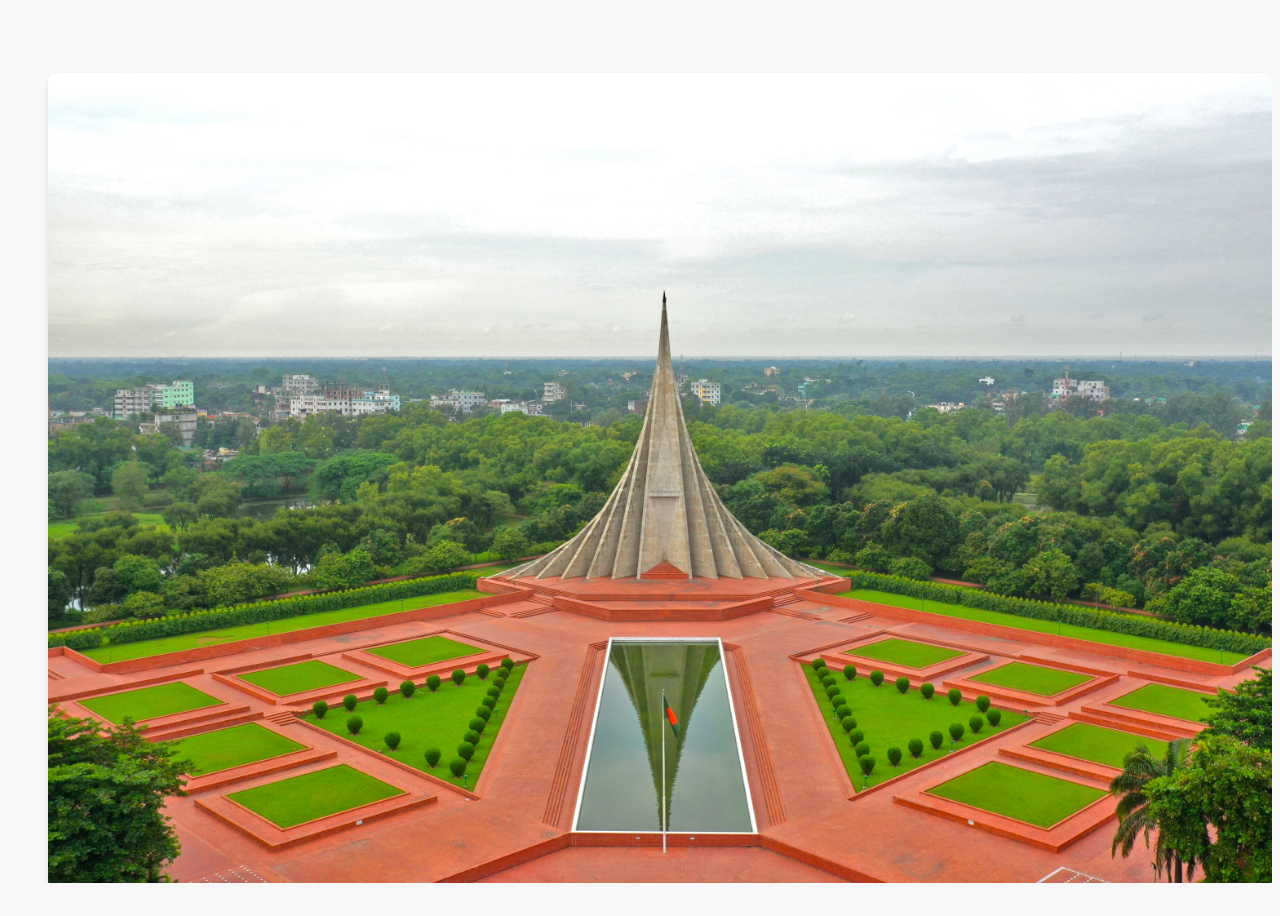
<file: Bangladesh Beautiful Places/index.html>
<!DOCTYPE html>
<html lang="en">
<head>
  <meta charset="UTF-8">
  <meta name="viewport" content="width=device-width, initial-scale=1.0">
  <title>Image and Description Page</title>
  <link rel="stylesheet" href="styles.css">
</head>
<body>
  <div class="container">
    <div>
    <img src="BD_Images/image-1.jpg" alt="img_1">
    <h1>国立殉職者記念碑</h1>
    <p>国立殉職者記念碑Jatiyo Sriti Shoudho はバングラデシュのサバーにあります。
      1971年の独立戦争で命をささげた英雄たちをたたえるために建てられました。
      高い塔は自由と勇気の象徴で、たくさんの人が訪れます。</p>
    </div>
    <div>
        <img src="BD_Images/image-2.png" alt="img_2">
        <h1>ラルバグ要塞</h1>
        <p>
          ラルバグ要塞(Lalbagh Fort)はバングラデシュのダッカにある歴史的な要塞(ようさい)です。
          17世紀にムガル帝国によって建設が始まりました。
          庭園、美しいモスク、そして博物館があり、多くの観光客を引きつけます。</p>
    </div>
    <div>
        <img src="BD_Images/image-3.jpg" alt="img_3">
        <h1>コックスバザール</h1>
        <p>コックスバザール（Cox's Bazar）はバングラデシュ南部にある世界最長の自然海岸です。
          美しい砂浜が120キロメートル続き、観光地として有名です。
          夕日の景色が特に人気で、多くの人が訪れます。</p>
    </div>
    <div>
        <img src="BD_Images/image-4.jpg" alt="img_4">
        <h1>ジャフロン</h1>
        <p>ジャフロンはバングラデシュの北東にある美しい場所です。
          山や緑の景色、茶畑が広がっています。
          ダウキ川やジャフロンの滝も見どころで、カシ族の文化も感じられます</p>
    </div>
    <div>
        <img src="BD_Images/image-5.jpg" alt="img_5">
        <h1>マトンビリヤニ</h1>
        <p>マトンビリヤニはバングラデシュの特別なごちそうです。
          柔らかい羊肉とスパイス、ご飯を一緒に炊き込みます。
          香りが豊かでお祝いの席で人気があります。</p>
    </div>
    <div>
        <img src="BD_Images/image-6.png" alt="img_6">
        <h1>ヒルシャ魚</h1>
        <p>バングラデシュのイリッシュ魚（ヒルシャ魚）は国の伝統的な食べ物です。特にモンスーンの季節に川でたくさん獲れ、とても美味しいです。
          イリッシュは骨が多いですが、脂がのっていて柔らかいのが特徴です。
          カレー、蒸し料理、そしてマスタードソースで調理されることが多いです。</p>
    </div>
  </div>
</body>
</html>
</file>
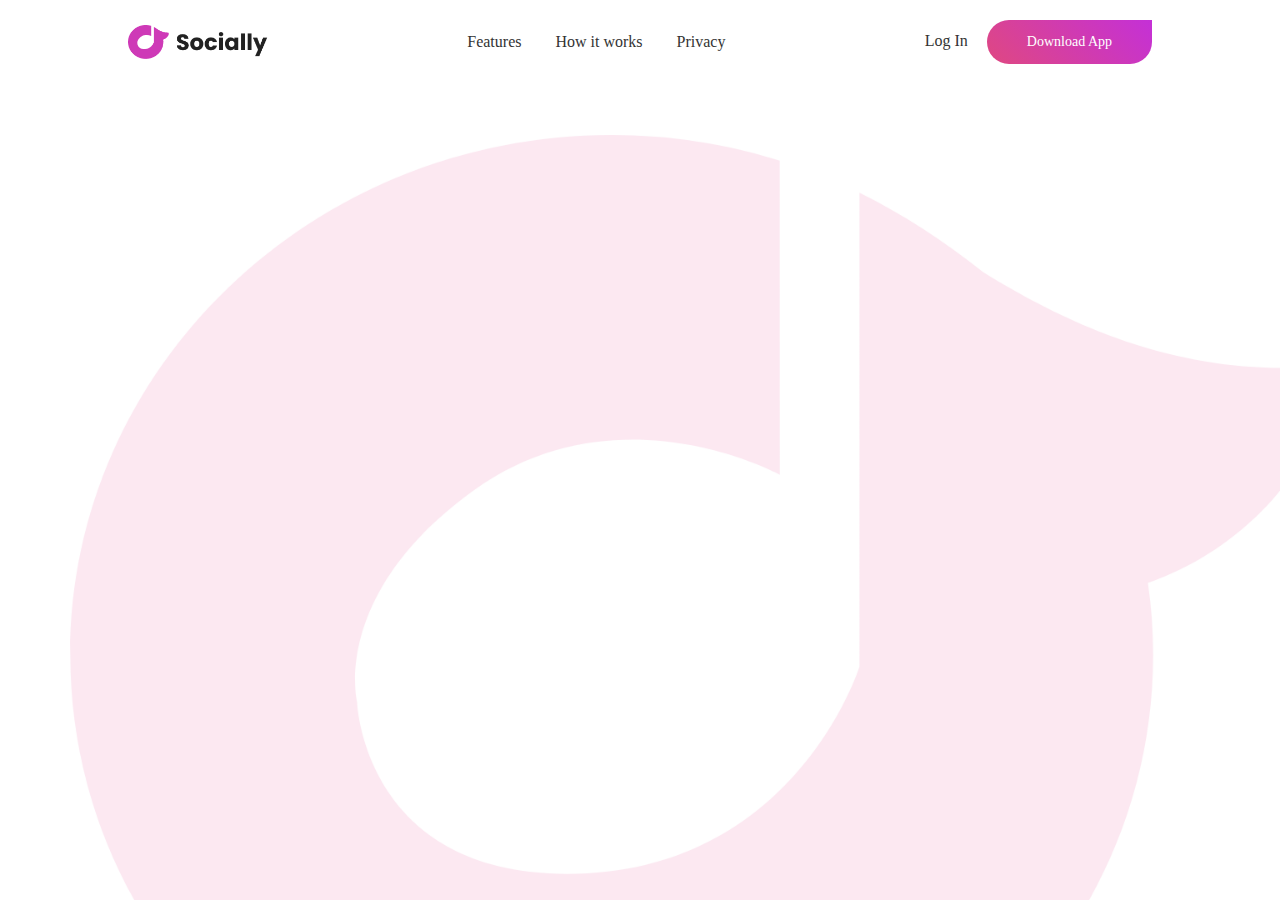
<file: html css javascript A complete project/index.html>
<!DOCTYPE html>
<html lang="en">
<head>
    <meta charset="UTF-8">
    <meta name="viewport" content="width=device-width, initial-scale=1.0">
    <title>Animated Website Design</title>
    <link rel="stylesheet" href="style.css">
</head>
<body>
    <div class="hero">
        <nav>
            <img src="images/logo.png" class="logo">
            <ul>    
                <li><a href="#">Features</a></li>
                <li><a href="#">How it works</a></li>
                <li><a href="#">Privacy</a></li>
            </ul>
            <div>
                <a href="#" class="login-btn">Log In</a>
                <a href="#" class="btn">Download App</a>
            </div>
        </nav>
        
        <div class="content">
            <h1 class="anim">Make<br>New Friends</h1>
            <p class="anim">Punters is new classic app which connects girls with boys</p>
            <a href="#" class="btn anim">Join Now</a>
        </div>
        <img src="images/pic.png" class="feature-img anim">
    </div>
</body>
</html>
</file>
<file: Bangladesh Beautiful Places/styles.css>
body {
    font-family: Arial, sans-serif;
    display: flex;
    justify-content: center;
    align-items: center;
    min-height: 100vh;
    background-color: #f7f7f7;
  }
.container {
  display: flex;
  flex-direction: column; /* Stack divs vertically */
  gap: 20px; /* Space between each div */
  padding: 20px;
  overflow-y: scroll; /* Enable vertical scrolling */
  max-height: 90vh; /* Limit the container height to the viewport */
}

.container div {
  background-color: #f8f8f8;
  padding: 20px;
  border-radius: 8px;
  text-align: center;
  margin-bottom: 20px;
  transition: transform 0.3s ease-in-out;
  /* Ensure each div stretches fully to the width of the container */
  flex: 0 0 auto;
  width: 100%;
}

.container div:hover {
  transform: scale(1.05);
}

.container img {
  width: 100%;
  height: auto;
  border-radius: 8px;
  box-shadow: 0 4px 6px rgba(0, 0, 0, 0.1);
}

h1 {
  font-size: 1.8rem;
  color: red; /* Red color for h1 */
  margin: 15px 0;
  font-family: 'Arial', sans-serif;
  text-transform: capitalize;
}

p {
  font-size: 1rem;
  color: #555;
  line-height: 1.6;
  font-family: 'Arial', sans-serif;
  margin-bottom: 10px;
}
</file>
<file: html css javascript A complete project/style.css>
*{
    margin: 0px;
    padding: 0px;
    box-sizing: border-box;
    font-family: 'Poppins', 'sans-serif';
}

.hero{
    width: 100%;
    min-height: 100vh;
    background-image: url(images/back-image.png);
    background-position: center;
    background-size: cover;
    padding: 10px 10%;
    overflow: hidden;
    position: relative;
}

nav{
    padding: 10px 0;
    display: flex;    
    align-items: center;
    justify-content: space-between;
}
       
.logo{
    width: 140px;
}

nav ul li{
    display: inline-block;
    list-style: none;
    margin: 10px 15px;
}

nav ul li a{
    text-decoration: none;
    color: #333;
    font-weight: 400;
}

.login-btn{
    text-decoration: none;
    color: #333;
    margin-right: 15px;
    font-weight: 400;
}
.btn{
    display: inline-block;
    text-decoration: none;
    padding: 14px 40px;
    color: #fff;
    background-image: linear-gradient(45deg, #df4881, #c430d7);
    font-size: 14px;
    border-radius: 30px;
    border-top-right-radius: 0;
    transition: 0.5s;
}
.content{
    margin-top: 10%;
    max-width: 600px;

}
.content h1{
    font-size: 70px;
    color: #222;
}
.content p{
    margin: 10px 0 30px;
    color: #333;
    animation-delay: 0.5s;
}
.content btn{
    padding: 15px 80px;
    font-size: 16px;
    animation-delay: 1s;

}
.btn:hover{
    border-top-right-radius: 30px;
}
.feature-img{
    width: 500px;
    position: absolute;
   bottom: 0;
   right: 10%;

}
.feature-img.anim{
    animation-delay: 1.5s;
}
.anim{
    opacity: 0;
    transform: translateY(30px);
    animation: moveup 0.5s linear forwards;
}
@keyframes moveup{
    100%{
        opacity: 1;
        transform: translateY(0px);

    }
}
</file>
